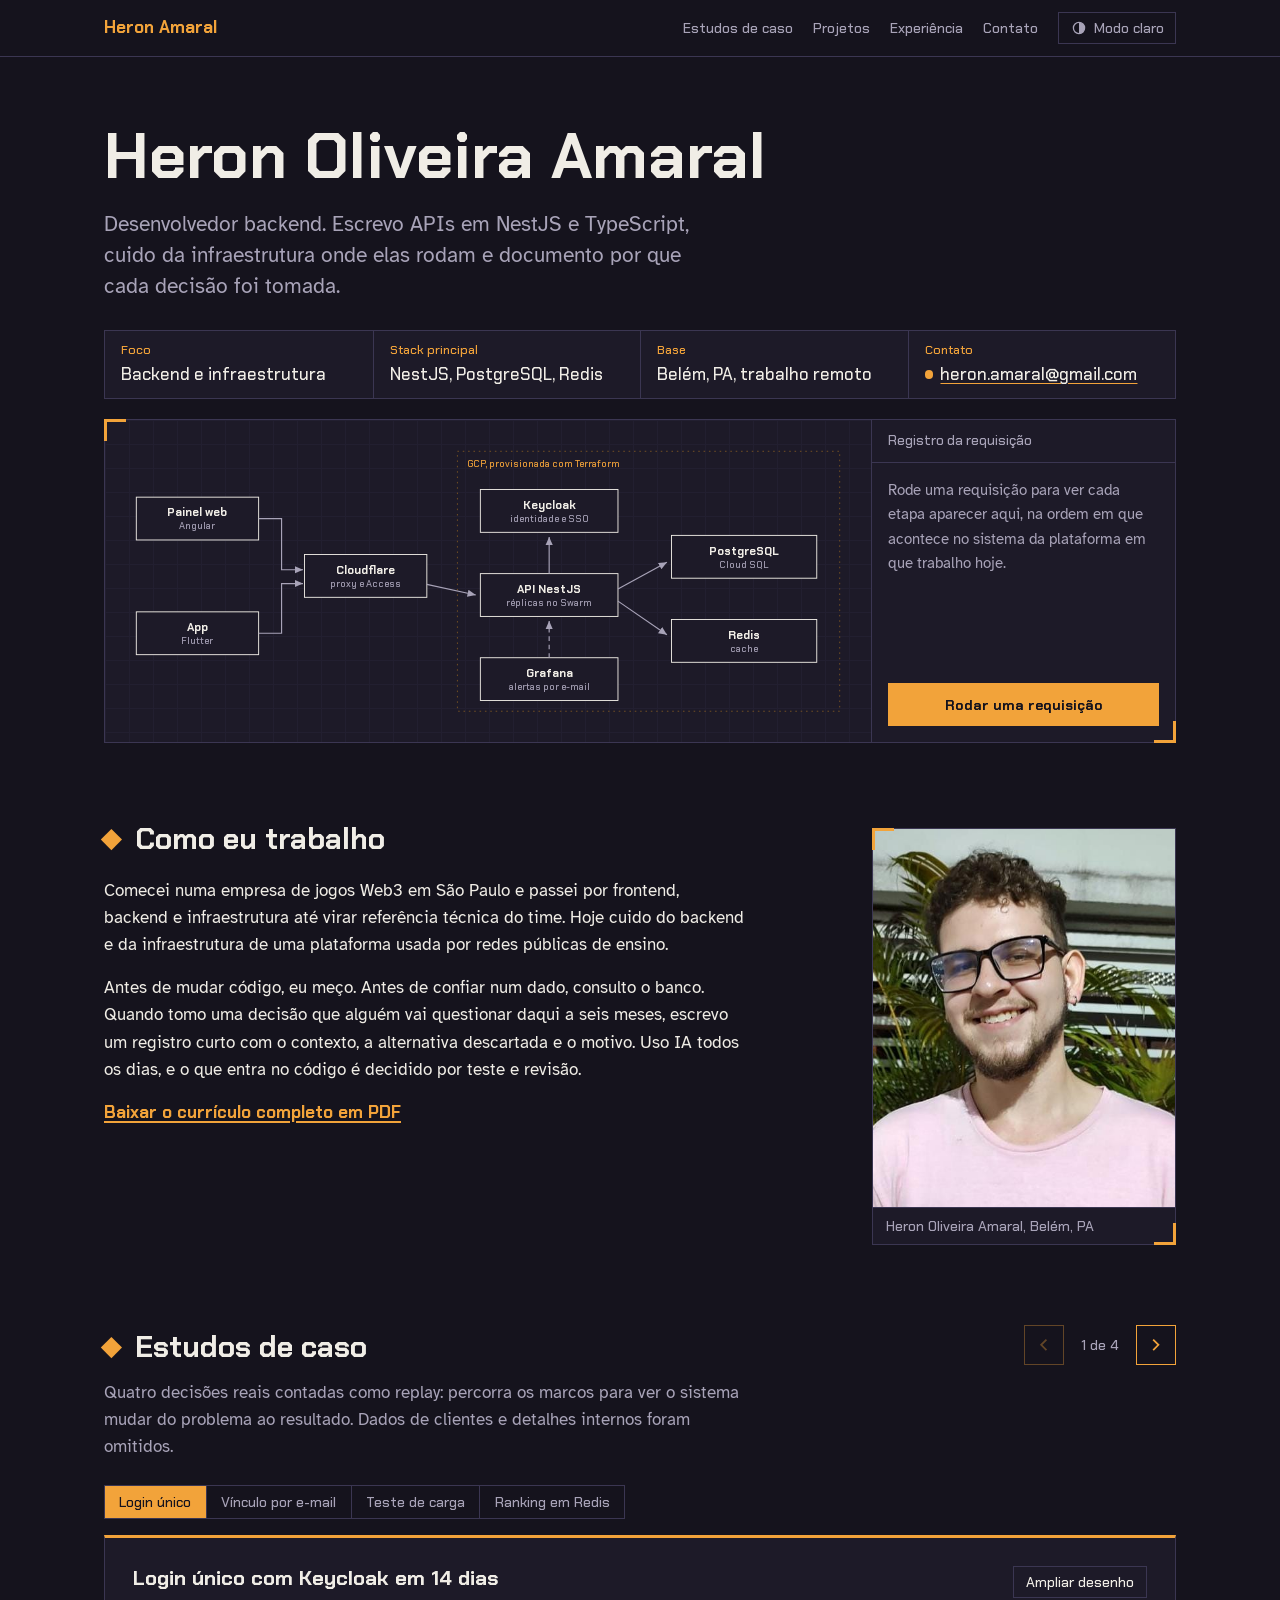
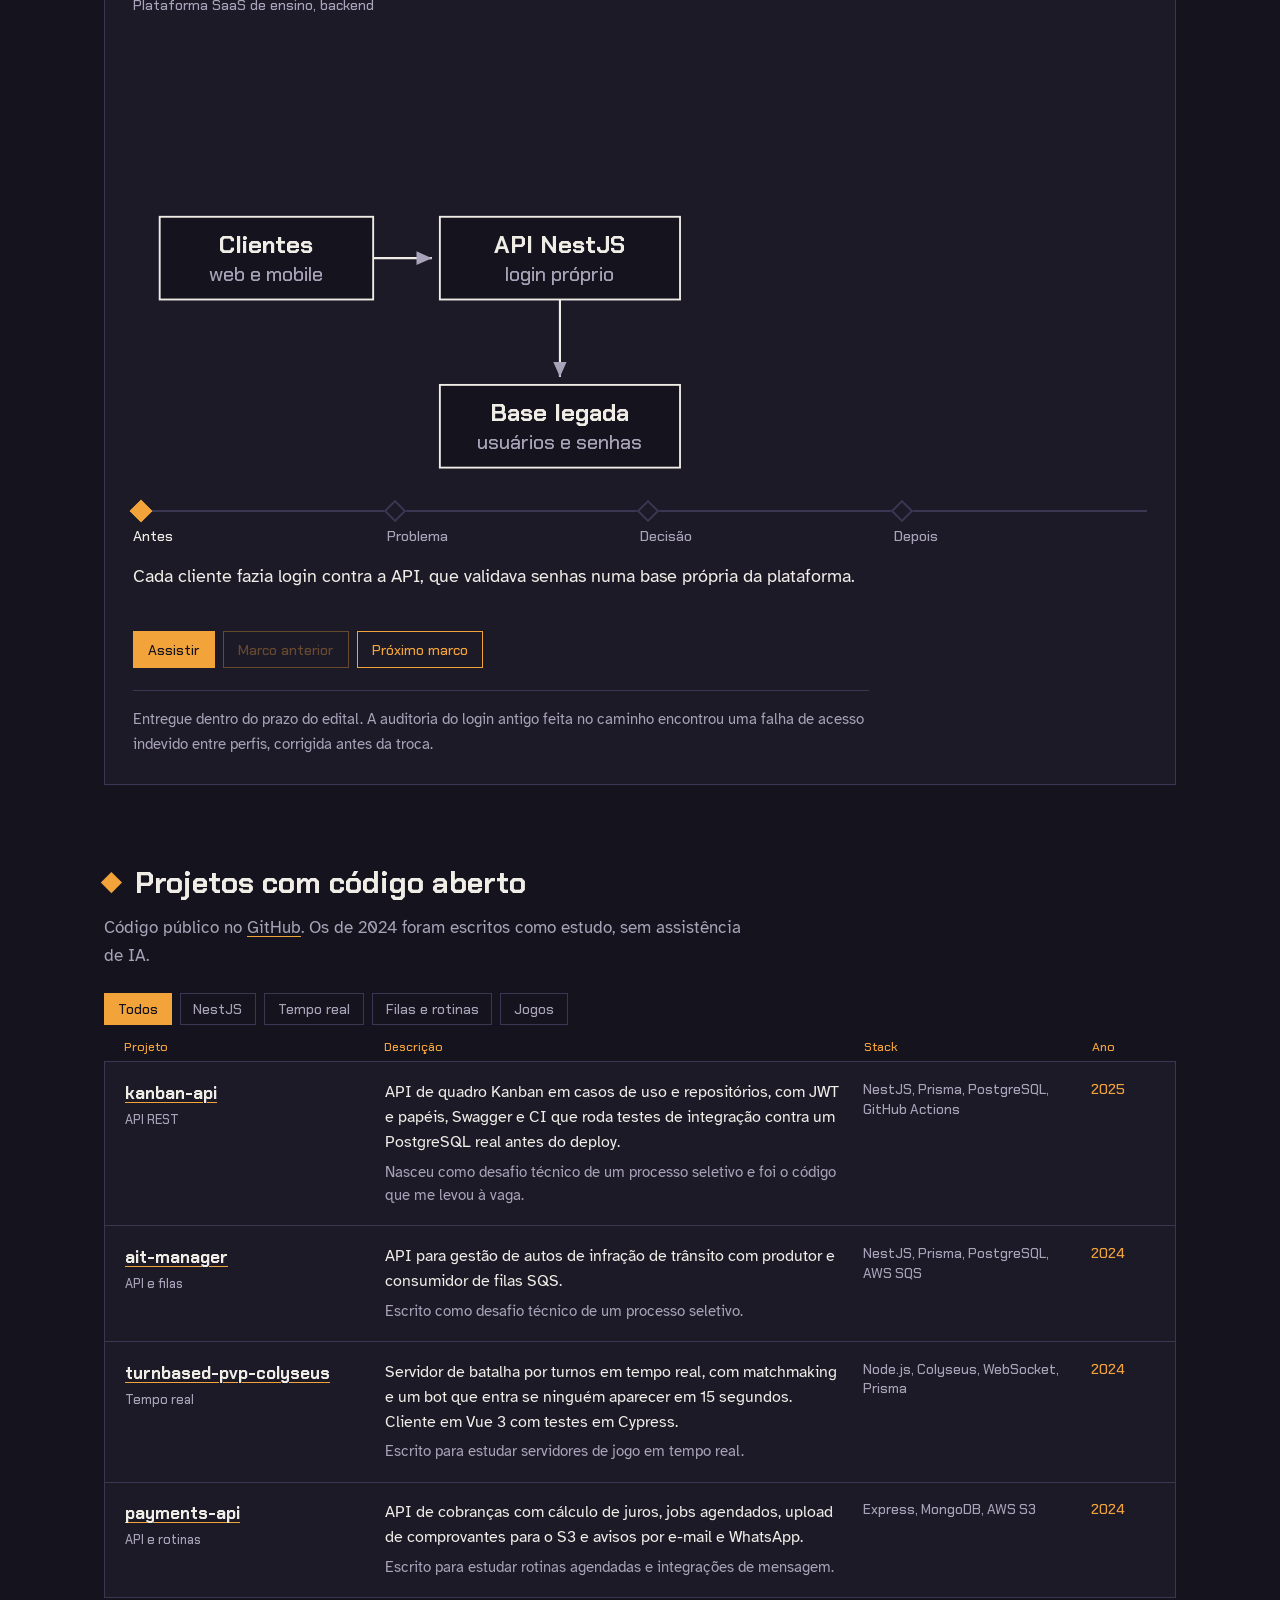
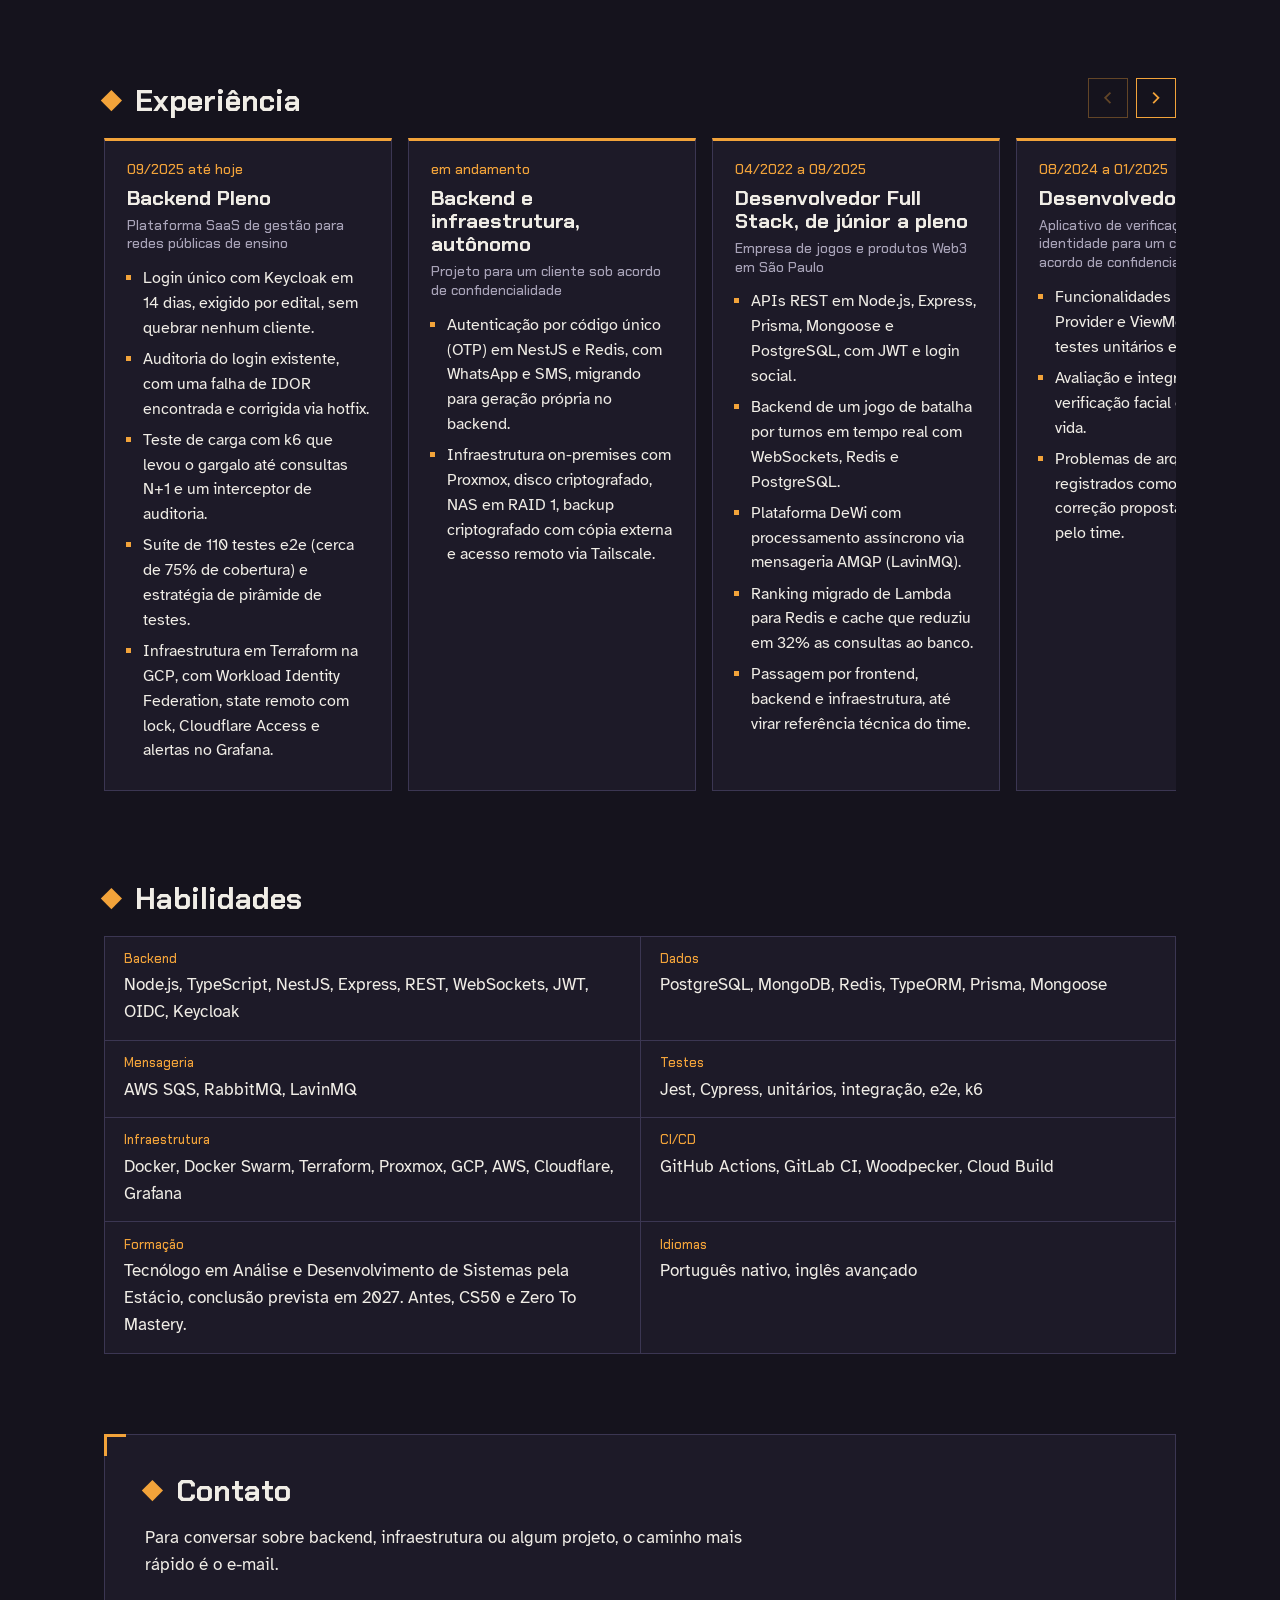
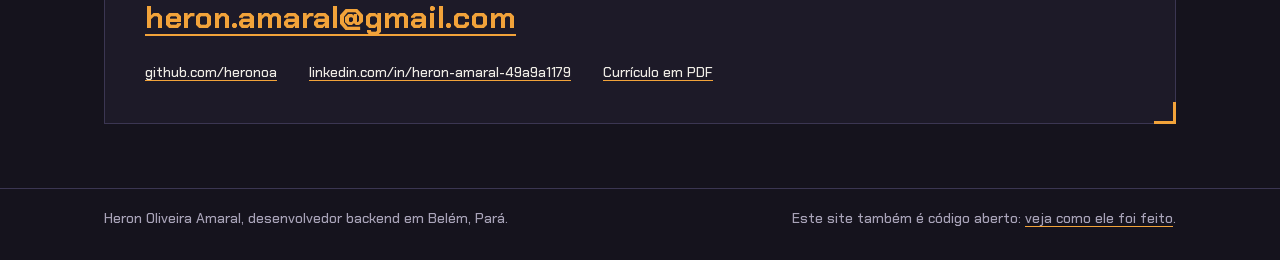
<file: site/index.html>
<!doctype html>
<html lang="pt-BR" data-default-theme="dark">
<head>
  <meta charset="utf-8">
  <meta name="viewport" content="width=device-width, initial-scale=1, viewport-fit=cover">
  <title>Heron Amaral, backend e infraestrutura</title>
  <meta name="description" content="Desenvolvedor backend em Belém. NestJS, TypeScript, PostgreSQL, Redis e infraestrutura como código, com decisões documentadas e medidas.">
  <link rel="canonical" href="https://heronoa.com.br/">
  <meta property="og:type" content="website">
  <meta property="og:url" content="https://heronoa.com.br/">
  <meta property="og:title" content="Heron Amaral, backend e infraestrutura">
  <meta property="og:description" content="NestJS, TypeScript, PostgreSQL e infraestrutura como código. Estudos de caso contados como replays, com os desenhos de arquitetura.">
  <meta property="og:image" content="https://heronoa.com.br/og.png">
  <meta property="og:locale" content="pt_BR">
  <meta name="twitter:card" content="summary_large_image">
  <meta name="theme-color" content="#15131D">
  <link rel="icon" href="favicon.svg" type="image/svg+xml">
  <link rel="apple-touch-icon" href="apple-touch-icon.png">
  <link rel="preload" href="fonts/chakra-petch-latin-700-normal.woff2" as="font" type="font/woff2" crossorigin>
  <link rel="preload" href="fonts/atkinson-hyperlegible-latin-400-normal.woff2" as="font" type="font/woff2" crossorigin>
  <meta name="cf-analytics-token" content="">
  <script src="theme.js"></script>
  <link rel="stylesheet" href="styles.css">
  <script src="site.js" defer></script>
</head>
<body>
<svg class="defs" width="0" height="0" aria-hidden="true" focusable="false"><defs><marker id="mk-ink" viewBox="0 0 10 10" refX="9" refY="5" markerWidth="8" markerHeight="8" orient="auto-start-reverse"><path class="d-head" d="M0,1 L9,5 L0,9 z"/></marker><marker id="mk-red" viewBox="0 0 10 10" refX="9" refY="5" markerWidth="8" markerHeight="8" orient="auto-start-reverse"><path class="d-head-red" d="M0,1 L9,5 L0,9 z"/></marker><marker id="mk-dot" viewBox="0 0 10 10" refX="5" refY="5" markerWidth="6" markerHeight="6"><circle class="d-dot" cx="5" cy="5" r="3.5"/></marker></defs></svg>
<a class="skip" href="#conteudo">Pular para o conteúdo</a>

<nav class="nav" aria-label="Seções">
  <div class="wrap">
    <a class="home" href="#topo">Heron Amaral</a>
    <ul>
      <li><a href="#casos">Estudos de caso</a></li>
      <li><a href="#projetos">Projetos</a></li>
      <li><a href="#experiencia">Experiência</a></li>
      <li><a href="#contato">Contato</a></li>
    </ul>
    <button type="button" class="theme-btn" aria-pressed="true" data-to-dark="Modo escuro" data-to-light="Modo claro">
      <svg viewBox="0 0 20 20" aria-hidden="true"><circle cx="10" cy="10" r="7"/><path d="M10 3a7 7 0 0 1 0 14z"/></svg>
      <span class="theme-label">Modo claro</span>
    </button>
  </div>
</nav>

<main id="conteudo">
  <header class="hero" id="topo">
    <div class="wrap">
      <h1>Heron Oliveira Amaral</h1>
      <p class="lede">Desenvolvedor backend. Escrevo APIs em NestJS e TypeScript, cuido da infraestrutura onde elas rodam e documento por que cada decisão foi tomada.</p>
      <dl class="status">
        <div><dt>Foco</dt><dd>Backend e infraestrutura</dd></div>
        <div><dt>Stack principal</dt><dd>NestJS, PostgreSQL, Redis</dd></div>
        <div><dt>Base</dt><dd>Belém, PA, trabalho remoto</dd></div>
        <div><dt>Contato</dt><dd class="live"><a href="mailto:heron.amaral@gmail.com">heron.amaral@gmail.com</a></dd></div>
      </dl>

      <div class="panel">
        <div class="stage"><svg class="drawing drawing-hero" viewBox="0 0 960 380" role="img" aria-labelledby="t-1 d-1"><title id="t-1">Visão geral da plataforma educacional em que trabalho</title><desc id="d-1">Painel web em Angular e app em Flutter passam pela Cloudflare até a API NestJS em Docker Swarm na GCP, que usa Keycloak, PostgreSQL e Redis, com alertas no Grafana.</desc><g class="d-node" data-node="web"><rect class="d-box" x="20" y="80" width="160" height="56"/><text class="d-t" x="100.0" y="105.0" text-anchor="middle">Painel web</text><text class="d-s" x="100.0" y="122.0" text-anchor="middle">Angular</text></g><g class="d-node" data-node="app"><rect class="d-box" x="20" y="230" width="160" height="56"/><text class="d-t" x="100.0" y="255.0" text-anchor="middle">App</text><text class="d-s" x="100.0" y="272.0" text-anchor="middle">Flutter</text></g><g class="d-node" data-node="cf"><rect class="d-box" x="240" y="155" width="160" height="56"/><text class="d-t" x="320.0" y="180.0" text-anchor="middle">Cloudflare</text><text class="d-s" x="320.0" y="197.0" text-anchor="middle">proxy e Access</text></g><rect class="d-zone" x="440" y="20" width="500" height="340"/><text class="d-zl" x="452" y="40">GCP, provisionada com Terraform</text><g class="d-node" data-node="kc"><rect class="d-box" x="470" y="70" width="180" height="56"/><text class="d-t" x="560.0" y="95.0" text-anchor="middle">Keycloak</text><text class="d-s" x="560.0" y="112.0" text-anchor="middle">identidade e SSO</text></g><g class="d-node" data-node="api"><rect class="d-box" x="470" y="180" width="180" height="56"/><text class="d-t" x="560.0" y="205.0" text-anchor="middle">API NestJS</text><text class="d-s" x="560.0" y="222.0" text-anchor="middle">réplicas no Swarm</text></g><g class="d-node" data-node="graf"><rect class="d-box" x="470" y="290" width="180" height="56"/><text class="d-t" x="560.0" y="315.0" text-anchor="middle">Grafana</text><text class="d-s" x="560.0" y="332.0" text-anchor="middle">alertas por e-mail</text></g><g class="d-node" data-node="pg"><rect class="d-box" x="720" y="130" width="190" height="56"/><text class="d-t" x="815.0" y="155.0" text-anchor="middle">PostgreSQL</text><text class="d-s" x="815.0" y="172.0" text-anchor="middle">Cloud SQL</text></g><g class="d-node" data-node="redis"><rect class="d-box" x="720" y="240" width="190" height="56"/><text class="d-t" x="815.0" y="265.0" text-anchor="middle">Redis</text><text class="d-s" x="815.0" y="282.0" text-anchor="middle">cache</text></g><polyline class="d-arrow" data-edge="web-cf" points="180,108 210,108 210,175 238,175" marker-end="url(#mk-ink)"/><polyline class="d-arrow" data-edge="app-cf" points="180,258 210,258 210,193 238,193" marker-end="url(#mk-ink)"/><polyline class="d-arrow" data-edge="cf-api" points="400,194 464,208" marker-end="url(#mk-ink)"/><polyline class="d-arrow" data-edge="api-kc" points="560,180 560,132" marker-end="url(#mk-ink)"/><polyline class="d-arrow" data-edge="api-pg" points="650,200 714,165" marker-end="url(#mk-ink)"/><polyline class="d-arrow" data-edge="api-redis" points="650,216 714,260" marker-end="url(#mk-ink)"/><polyline class="d-arrow d-dash" data-edge="graf-api" points="560,290 560,242" marker-end="url(#mk-ink)"/><polyline class="d-lead" points="650,82 686,78" marker-start="url(#mk-dot)"/><text class="d-n" x="680" y="72" text-anchor="start">login único entregue em 14 dias</text><polyline class="d-lead" points="500,238 456,299" marker-start="url(#mk-dot)"/><text class="d-n" x="462" y="312" text-anchor="end">110 testes e2e cobrem a API</text></svg><svg class="drawing drawing-hero-m" viewBox="0 0 340 440" role="img" aria-labelledby="t-2 d-2"><title id="t-2">Visão geral da plataforma educacional em que trabalho</title><desc id="d-2">Painel web e app passam pela Cloudflare até a API NestJS na GCP, que usa Keycloak, PostgreSQL e Redis.</desc><g class="d-node" data-node="web"><rect class="d-box" x="15" y="15" width="145" height="52"/><text class="d-t" x="87.5" y="38.0" text-anchor="middle">Painel web</text><text class="d-s" x="87.5" y="55.0" text-anchor="middle">Angular</text></g><g class="d-node" data-node="app"><rect class="d-box" x="180" y="15" width="145" height="52"/><text class="d-t" x="252.5" y="38.0" text-anchor="middle">App</text><text class="d-s" x="252.5" y="55.0" text-anchor="middle">Flutter</text></g><g class="d-node" data-node="cf"><rect class="d-box" x="90" y="110" width="160" height="52"/><text class="d-t" x="170.0" y="133.0" text-anchor="middle">Cloudflare</text><text class="d-s" x="170.0" y="150.0" text-anchor="middle">proxy e Access</text></g><polyline class="d-arrow" data-edge="web-cf" points="87,67 87,88 140,88 140,104" marker-end="url(#mk-ink)"/><polyline class="d-arrow" data-edge="app-cf" points="252,67 252,88 200,88 200,104" marker-end="url(#mk-ink)"/><rect class="d-zone" x="5" y="190" width="330" height="200"/><text class="d-zl" x="17" y="210">GCP, provisionada com Terraform</text><g class="d-node" data-node="api"><rect class="d-box" x="90" y="225" width="160" height="52"/><text class="d-t" x="170.0" y="248.0" text-anchor="middle">API NestJS</text><text class="d-s" x="170.0" y="265.0" text-anchor="middle">réplicas no Swarm</text></g><polyline class="d-arrow" data-edge="cf-api" points="170,162 170,219" marker-end="url(#mk-ink)"/><g class="d-node" data-node="kc"><rect class="d-box" x="12" y="320" width="100" height="52"/><text class="d-t" x="62.0" y="343.0" text-anchor="middle">Keycloak</text><text class="d-s" x="62.0" y="360.0" text-anchor="middle">SSO</text></g><g class="d-node" data-node="pg"><rect class="d-box" x="120" y="320" width="100" height="52"/><text class="d-t" x="170.0" y="343.0" text-anchor="middle">PostgreSQL</text><text class="d-s" x="170.0" y="360.0" text-anchor="middle">Cloud SQL</text></g><g class="d-node" data-node="redis"><rect class="d-box" x="228" y="320" width="100" height="52"/><text class="d-t" x="278.0" y="343.0" text-anchor="middle">Redis</text><text class="d-s" x="278.0" y="360.0" text-anchor="middle">cache</text></g><polyline class="d-arrow" data-edge="api-kc" points="125,277 72,314" marker-end="url(#mk-ink)"/><polyline class="d-arrow" data-edge="api-pg" points="170,277 170,314" marker-end="url(#mk-ink)"/><polyline class="d-arrow" data-edge="api-redis" points="215,277 268,314" marker-end="url(#mk-ink)"/><text class="d-n" x="10" y="414" text-anchor="start">login único entregue em 14 dias</text></svg></div>
        <aside class="log" aria-labelledby="log-t">
          <div class="log-head"><span id="log-t">Registro da requisição</span><span class="log-count"></span></div>
          <ol aria-live="polite"><li class="empty">Rode uma requisição para ver cada etapa aparecer aqui, na ordem em que acontece no sistema da plataforma em que trabalho hoje.</li></ol>
          <button type="button" class="run">Rodar uma requisição</button>
        </aside>
      </div>
    </div>
  </header>

  <section class="section" id="sobre" aria-labelledby="sobre-t">
    <div class="wrap about">
      <div class="about-text">
        <h2 id="sobre-t">Como eu trabalho</h2>
        <p>Comecei numa empresa de jogos Web3 em São Paulo e passei por frontend, backend e infraestrutura até virar referência técnica do time. Hoje cuido do backend e da infraestrutura de uma plataforma usada por redes públicas de ensino.</p>
        <p>Antes de mudar código, eu meço. Antes de confiar num dado, consulto o banco. Quando tomo uma decisão que alguém vai questionar daqui a seis meses, escrevo um registro curto com o contexto, a alternativa descartada e o motivo. Uso IA todos os dias, e o que entra no código é decidido por teste e revisão.</p>
        <p><a class="cta" href="heron-amaral-curriculo.pdf">Baixar o currículo completo em PDF</a></p>
      </div>
      <figure class="portrait">
        <img src="foto.jpeg" alt="Foto de Heron Oliveira Amaral" width="800" height="1000" loading="lazy" decoding="async">
        <figcaption>Heron Oliveira Amaral, Belém, PA</figcaption>
      </figure>
    </div>
  </section>

  <section class="section" id="casos" aria-labelledby="casos-t">
    <div class="wrap">
      <div class="section-head">
        <h2 id="casos-t">Estudos de caso</h2>
        <div class="car-ctrl" data-for="car-casos"><button type="button" class="car-btn" data-dir="-1" aria-label="Caso anterior"><svg viewBox="0 0 20 20" aria-hidden="true"><polyline points="13,4 7,10 13,16"/></svg></button><span class="car-count" aria-live="polite"></span><button type="button" class="car-btn" data-dir="1" aria-label="Próximo caso"><svg viewBox="0 0 20 20" aria-hidden="true"><polyline points="7,4 13,10 7,16"/></svg></button></div>
      </div>
      <p class="intro">Quatro decisões reais contadas como replay: percorra os marcos para ver o sistema mudar do problema ao resultado. Dados de clientes e detalhes internos foram omitidos.</p>
      <ol class="car-tabs" data-for="car-casos" aria-label="Ir para o caso"><li><a href="#caso-sso">Login único</a></li><li><a href="#caso-email">Vínculo por e-mail</a></li><li><a href="#caso-carga">Teste de carga</a></li><li><a href="#caso-ranking">Ranking em Redis</a></li></ol>
      <div class="carousel" id="car-casos" role="region" aria-roledescription="carrossel" aria-label="Estudos de caso" tabindex="0">
      <article class="replay slide" id="caso-sso" aria-roledescription="slide" aria-label="1 de 4">
        <header class="replay-head">
          <div><h3>Login único com Keycloak em 14 dias</h3><p class="meta">Plataforma SaaS de ensino, backend</p></div>
          <button type="button" class="zoom-btn">Ampliar desenho</button>
        </header>
        <figure class="replay-fig"><svg class="replay-svg state-3" viewBox="0 0 760 340" role="img" aria-labelledby="rt-0"><title id="rt-0">Login único com Keycloak: dos logins próprios à fachada com migração no primeiro acesso</title><g class="r-node "><rect class="r-box" x="20" y="140" width="160" height="62"/><text class="r-t" x="100.0" y="167.0" text-anchor="middle">Clientes</text><text class="r-s" x="100.0" y="188.0" text-anchor="middle">web e mobile</text></g><polyline class="r-arrow" points="180,171 224,171" marker-end="url(#mk-ink)"/><g class="r-node n-prob off" data-show="0 1"><rect class="r-box" x="230" y="140" width="180" height="62"/><text class="r-t" x="320.0" y="167.0" text-anchor="middle">API NestJS</text><text class="r-s" x="320.0" y="188.0" text-anchor="middle">login próprio</text></g><g class="r-node " data-show="2 3"><rect class="r-box" x="230" y="140" width="180" height="62"/><text class="r-t" x="320.0" y="167.0" text-anchor="middle">API NestJS</text><text class="r-s" x="320.0" y="188.0" text-anchor="middle">fachada de login</text></g><g class="r-node "><rect class="r-box" x="230" y="266" width="180" height="62"/><text class="r-t" x="320.0" y="293.0" text-anchor="middle">Base legada</text><text class="r-s" x="320.0" y="314.0" text-anchor="middle">usuários e senhas</text></g><polyline class="r-arrow off" data-show="0 1" points="320,202 320,260" marker-end="url(#mk-ink)"/><g class="r-node n-new" data-show="2 3"><rect class="r-box" x="450" y="140" width="170" height="62"/><text class="r-t" x="535.0" y="167.0" text-anchor="middle">Keycloak</text><text class="r-s" x="535.0" y="188.0" text-anchor="middle">intermediador</text></g><polyline class="r-arrow" data-show="2 3" points="410,171 444,171" marker-end="url(#mk-ink)"/><polyline class="r-arrow r-dash" data-show="2 3" points="410,297 535,297 535,208" marker-end="url(#mk-ink)"/><g class="r-node " data-show="3"><rect class="r-box" x="650" y="60" width="100" height="56"/><text class="r-t" x="700.0" y="84.0" text-anchor="middle">Secretaria</text><text class="r-s" x="700.0" y="105.0" text-anchor="middle">realm</text></g><g class="r-node " data-show="3"><rect class="r-box" x="650" y="226" width="100" height="56"/><text class="r-t" x="700.0" y="250.0" text-anchor="middle">Escolas</text><text class="r-s" x="700.0" y="271.0" text-anchor="middle">realm</text></g><polyline class="r-arrow" data-show="3" points="620,160 635,160 635,88 644,88" marker-end="url(#mk-ink)"/><polyline class="r-arrow" data-show="3" points="620,182 635,182 635,254 644,254" marker-end="url(#mk-ink)"/><text class="r-ev off" data-show="1" x="440" y="70" text-anchor="start"><tspan x="440" dy="0">edital: login único em 14 dias,</tspan><tspan x="440" dy="20">sem quebrar nenhum cliente</tspan></text><text class="r-ev off" data-show="2" x="230" y="110" text-anchor="start"><tspan x="230" dy="0">a fachada mantém o contrato dos clientes</tspan></text><text class="r-ev" data-show="3" x="20" y="270" text-anchor="start"><tspan x="20" dy="0">migração no primeiro login,</tspan><tspan x="20" dy="20">sem reset de senha</tspan></text></svg></figure>
        <div class="timeline" role="group" aria-label="Marcos do caso"><span class="fill" aria-hidden="true"></span><div><button type="button" data-step="0">Antes</button></div><div><button type="button" data-step="1">Problema</button></div><div><button type="button" data-step="2">Decisão</button></div><div><button type="button" data-step="3">Depois</button></div></div>
        <ol class="narr-src"><li>Cada cliente fazia login contra a API, que validava senhas numa base própria da plataforma.</li><li>Um edital passou a exigir login único, com 14 dias de prazo e sem poder quebrar os clientes web e mobile já em produção.</li><li>A decisão: colocar o Keycloak como intermediador e manter na API uma fachada com o mesmo contrato de login.</li><li>Secretaria e escolas ficaram em realms separados, e cada usuário migra para o Keycloak no primeiro login, sem reset de senha em massa.</li></ol>
        <p class="narration" aria-live="polite"></p>
        <div class="replay-controls">
          <button type="button" class="play">Assistir</button>
          <button type="button" class="prev">Marco anterior</button>
          <button type="button" class="next">Próximo marco</button>
        </div>
        <p class="summary">Entregue dentro do prazo do edital. A auditoria do login antigo feita no caminho encontrou uma falha de acesso indevido entre perfis, corrigida antes da troca.</p>
      </article>
      <article class="replay slide" id="caso-email" aria-roledescription="slide" aria-label="2 de 4">
        <header class="replay-head">
          <div><h3>Vincular contas por e-mail sem confiar no campo de e-mail</h3><p class="meta">Plataforma SaaS de ensino, backend</p></div>
          <button type="button" class="zoom-btn">Ampliar desenho</button>
        </header>
        <figure class="replay-fig"><svg class="replay-svg state-3" viewBox="0 0 760 340" role="img" aria-labelledby="rt-1"><title id="rt-1">Vínculo de contas por e-mail: da busca ingênua à regra em quatro passos</title><g class="r-node "><rect class="r-box" x="20" y="140" width="160" height="62"/><text class="r-t" x="100.0" y="167.0" text-anchor="middle">E-mail Google</text><text class="r-s" x="100.0" y="188.0" text-anchor="middle">login social</text></g><polyline class="r-arrow" points="180,171 234,171" marker-end="url(#mk-ink)"/><g class="r-node  off" data-show="0 1"><rect class="r-box" x="240" y="140" width="200" height="62"/><text class="r-t" x="340.0" y="167.0" text-anchor="middle">Busca por e-mail</text><text class="r-s" x="340.0" y="188.0" text-anchor="middle">primeiro que bater</text></g><g class="r-node n-new" data-show="2 3"><rect class="r-box" x="240" y="50" width="240" height="170"/><text class="r-t" x="256" y="80">Regra de resolução</text><text class="r-s" x="256" y="112"><tspan class="r-num">1</tspan>  normalizar</text><text class="r-s" x="256" y="140"><tspan class="r-num">2</tspan>  descartar sentinelas</text><text class="r-s" x="256" y="168"><tspan class="r-num">3</tspan>  dono do e-mail</text><text class="r-s" x="256" y="196"><tspan class="r-num">4</tspan>  desempate por contagem</text></g><polyline class="r-arrow off" data-show="0 1" points="440,171 514,171" marker-end="url(#mk-ink)"/><polyline class="r-arrow" data-show="2 3" points="480,135 514,135" marker-end="url(#mk-ink)"/><g class="r-node  off" data-show="0"><rect class="r-box" x="520" y="140" width="210" height="62"/><text class="r-t" x="625.0" y="167.0" text-anchor="middle">Usuário</text><text class="r-s" x="625.0" y="188.0" text-anchor="middle">vinculado</text></g><g class="r-node n-prob off" data-show="1"><rect class="r-box" x="520" y="140" width="210" height="62"/><text class="r-t" x="625.0" y="167.0" text-anchor="middle">Aluno</text><text class="r-s" x="625.0" y="188.0" text-anchor="middle">conta errada</text></g><g class="r-node n-ok" data-show="2 3"><rect class="r-box" x="520" y="104" width="210" height="62"/><text class="r-t" x="625.0" y="131.0" text-anchor="middle">Responsável</text><text class="r-s" x="625.0" y="152.0" text-anchor="middle">a própria conta</text></g><text class="r-ev off" data-show="1" x="240" y="258" text-anchor="start"><tspan x="240" dy="0">o e-mail do responsável estava</tspan><tspan x="240" dy="20">no cadastro do aluno</tspan></text><text class="r-ev off" data-show="2" x="240" y="258" text-anchor="start"><tspan x="240" dy="0">escrita depois de consultar</tspan><tspan x="240" dy="20">os dados reais</tspan></text><text class="r-ev" data-show="3" x="520" y="210" text-anchor="start"><tspan x="520" dy="0">responsável nunca resolve</tspan><tspan x="520" dy="20">para o cadastro de uma criança</tspan></text></svg></figure>
        <div class="timeline" role="group" aria-label="Marcos do caso"><span class="fill" aria-hidden="true"></span><div><button type="button" data-step="0">Antes</button></div><div><button type="button" data-step="1">Problema</button></div><div><button type="button" data-step="2">Decisão</button></div><div><button type="button" data-step="3">Depois</button></div></div>
        <ol class="narr-src"><li>O plano óbvio: quando o login com Google chega, procurar um cadastro com o mesmo e-mail e vincular.</li><li>Os dados reais mostraram o risco: muitos e-mails eram texto de preenchimento, e o e-mail do responsável aparecia no cadastro do aluno.</li><li>A decisão: uma regra em quatro passos, escrita depois de consultar o banco, que prioriza quem tem o e-mail como próprio.</li><li>A conta de um responsável nunca resolve para o cadastro de uma criança, e quem teve o e-mail copiado em várias fichas entra como ele mesmo.</li></ol>
        <p class="narration" aria-live="polite"></p>
        <div class="replay-controls">
          <button type="button" class="play">Assistir</button>
          <button type="button" class="prev">Marco anterior</button>
          <button type="button" class="next">Próximo marco</button>
        </div>
        <p class="summary">A regra normaliza o e-mail, descarta valores de preenchimento, procura quem tem aquele e-mail como próprio e só então desempata por contagem.</p>
      </article>
      <article class="replay slide" id="caso-carga" aria-roledescription="slide" aria-label="3 de 4">
        <header class="replay-head">
          <div><h3>O teste de carga apontou para o código, não para a máquina</h3><p class="meta">Plataforma SaaS de ensino, desempenho</p></div>
          <button type="button" class="zoom-btn">Ampliar desenho</button>
        </header>
        <figure class="replay-fig"><svg class="replay-svg state-3" viewBox="0 0 760 340" role="img" aria-labelledby="rt-2"><title id="rt-2">Teste de carga: da hipótese de falta de máquina aos gargalos no código</title><g class="r-node n-new" data-show="2 3"><rect class="r-box" x="20" y="140" width="140" height="62"/><text class="r-t" x="90.0" y="167.0" text-anchor="middle">k6</text><text class="r-s" x="90.0" y="188.0" text-anchor="middle">rampa de usuários</text></g><polyline class="r-arrow" data-show="2 3" points="160,171 204,171" marker-end="url(#mk-ink)"/><g class="r-node n-hot"><rect class="r-box" x="210" y="140" width="160" height="62"/><text class="r-t" x="290.0" y="177.0" text-anchor="middle">API NestJS</text></g><g class="r-node n-hot"><rect class="r-box" x="405" y="140" width="165" height="62"/><text class="r-t" x="487.5" y="167.0" text-anchor="middle">Interceptor</text><text class="r-s" x="487.5" y="188.0" text-anchor="middle">auditoria</text></g><g class="r-node n-hot"><rect class="r-box" x="605" y="140" width="145" height="62"/><text class="r-t" x="677.5" y="177.0" text-anchor="middle">PostgreSQL</text></g><polyline class="r-arrow" points="370,171 399,171" marker-end="url(#mk-ink)"/><polyline class="r-arrow" points="570,171 599,171" marker-end="url(#mk-ink)"/><text class="r-ev off" data-show="1" x="210" y="100" text-anchor="start"><tspan x="210" dy="0">pedido no ar: mais máquina</tspan></text><text class="r-ev" data-show="3" x="405" y="100" text-anchor="start"><tspan x="405" dy="0">custo extra em toda requisição</tspan></text><text class="r-ev" data-show="3" x="210" y="240" text-anchor="start"><tspan x="210" dy="0">saturação de CPU cedo</tspan></text><text class="r-ev" data-show="3" x="750" y="240" text-anchor="end"><tspan x="750" dy="0">consultas N+1</tspan></text></svg></figure>
        <div class="timeline" role="group" aria-label="Marcos do caso"><span class="fill" aria-hidden="true"></span><div><button type="button" data-step="0">Antes</button></div><div><button type="button" data-step="1">Problema</button></div><div><button type="button" data-step="2">Decisão</button></div><div><button type="button" data-step="3">Depois</button></div></div>
        <ol class="narr-src"><li>A plataforma atendia as redes de ensino com uma API NestJS, um interceptor de auditoria e o PostgreSQL.</li><li>A sensação no time era de que faltava máquina, mas ninguém sabia em que carga o sistema começava a degradar.</li><li>A decisão: medir antes de escalar, com um teste de carga em k6 contra produção, numa janela controlada.</li><li>A saturação apareceu cedo e as causas estavam no código: consultas N+1 e um interceptor caro em toda requisição.</li></ol>
        <p class="narration" aria-live="polite"></p>
        <div class="replay-controls">
          <button type="button" class="play">Assistir</button>
          <button type="button" class="prev">Marco anterior</button>
          <button type="button" class="next">Próximo marco</button>
        </div>
        <p class="summary">O relatório virou um plano de correção priorizado em vez de um pedido de orçamento para mais máquina.</p>
      </article>
      <article class="replay slide" id="caso-ranking" aria-roledescription="slide" aria-label="4 de 4">
        <header class="replay-head">
          <div><h3>Ranking de jogo: de Lambda para Redis</h3><p class="meta">Empresa de jogos Web3, backend</p></div>
          <button type="button" class="zoom-btn">Ampliar desenho</button>
        </header>
        <figure class="replay-fig"><svg class="replay-svg state-3" viewBox="0 0 760 340" role="img" aria-labelledby="rt-3"><title id="rt-3">Ranking do jogo: do recálculo em Lambda ao sorted set no Redis</title><g class="r-node "><rect class="r-box" x="20" y="140" width="150" height="62"/><text class="r-t" x="95.0" y="167.0" text-anchor="middle">Pontuação</text><text class="r-s" x="95.0" y="188.0" text-anchor="middle">fim da partida</text></g><g class="r-node n-prob off" data-show="0 1 2" data-dim="2"><rect class="r-box" x="290" y="40" width="190" height="62"/><text class="r-t" x="385.0" y="67.0" text-anchor="middle">AWS Lambda</text><text class="r-s" x="385.0" y="88.0" text-anchor="middle">recalcula tudo</text></g><g class="r-node  off" data-show="0 1 2" data-dim="2"><rect class="r-box" x="590" y="40" width="150" height="62"/><text class="r-t" x="665.0" y="77.0" text-anchor="middle">Banco</text></g><g class="r-node "><rect class="r-box" x="590" y="236" width="150" height="62"/><text class="r-t" x="665.0" y="263.0" text-anchor="middle">Ranking</text><text class="r-s" x="665.0" y="284.0" text-anchor="middle">lido pelo jogo</text></g><g class="r-node n-new" data-show="2 3"><rect class="r-box" x="290" y="236" width="190" height="62"/><text class="r-t" x="385.0" y="263.0" text-anchor="middle">Redis</text><text class="r-s" x="385.0" y="284.0" text-anchor="middle">sorted set</text></g><polyline class="r-arrow off" data-show="0 1 2" data-dim="2" points="170,160 230,160 230,71 284,71" marker-end="url(#mk-ink)"/><polyline class="r-arrow off" data-show="0 1 2" data-dim="2" points="480,71 584,71" marker-end="url(#mk-ink)"/><polyline class="r-arrow off" data-show="0 1" points="665,102 665,230" marker-end="url(#mk-ink)"/><polyline class="r-arrow" data-show="2 3" points="170,182 230,182 230,267 284,267" marker-end="url(#mk-ink)"/><polyline class="r-arrow" data-show="3" points="480,267 584,267" marker-end="url(#mk-ink)"/><text class="r-ev off" data-show="1" x="300" y="140" text-anchor="start"><tspan x="300" dy="0">a cada partida, o ranking</tspan><tspan x="300" dy="20">inteiro é recalculado</tspan></text><text class="r-ev off" data-show="2" x="300" y="140" text-anchor="start"><tspan x="300" dy="0">a ordem é mantida</tspan><tspan x="300" dy="20">a cada pontuação nova</tspan></text><text class="r-ev" data-show="3" x="300" y="140" text-anchor="start"><tspan x="300" dy="0">leitura direta do topo,</tspan><tspan x="300" dy="20">cerca de US$ 300 a menos por mês</tspan></text></svg></figure>
        <div class="timeline" role="group" aria-label="Marcos do caso"><span class="fill" aria-hidden="true"></span><div><button type="button" data-step="0">Antes</button></div><div><button type="button" data-step="1">Problema</button></div><div><button type="button" data-step="2">Decisão</button></div><div><button type="button" data-step="3">Depois</button></div></div>
        <ol class="narr-src"><li>Cada pontuação disparava uma função Lambda que recalculava o ranking inteiro a partir do banco.</li><li>O custo crescia junto com o número de jogadores: mais partidas, mais recálculos completos.</li><li>A decisão: trocar o recálculo por sorted sets no Redis, que mantêm a ordem a cada pontuação nova.</li><li>O ranking passou a ser lido direto do Redis, atualizado na hora, com cerca de US$ 300 a menos por mês.</li></ol>
        <p class="narration" aria-live="polite"></p>
        <div class="replay-controls">
          <button type="button" class="play">Assistir</button>
          <button type="button" class="prev">Marco anterior</button>
          <button type="button" class="next">Próximo marco</button>
        </div>
        <p class="summary">Cada pontuação entra no sorted set e o topo do ranking é lido direto, sem recálculo.</p>
      </article>
      </div>
    </div>
  </section>

  <section class="section" id="projetos" aria-labelledby="projetos-t">
    <div class="wrap">
      <h2 id="projetos-t">Projetos com código aberto</h2>
      <p class="intro">Código público no <a href="https://github.com/heronoa" target="_blank" rel="noopener noreferrer">GitHub</a>. Os de 2024 foram escritos como estudo, sem assistência de IA.</p>
      <ul class="filters" aria-label="Filtrar projetos"><li><button type="button" data-filter="todos" aria-pressed="true">Todos</button></li><li><button type="button" data-filter="nestjs" aria-pressed="false">NestJS</button></li><li><button type="button" data-filter="tempo-real" aria-pressed="false">Tempo real</button></li><li><button type="button" data-filter="filas" aria-pressed="false">Filas e rotinas</button></li><li><button type="button" data-filter="jogos" aria-pressed="false">Jogos</button></li></ul>
      <div class="servers-head" aria-hidden="true"><span>Projeto</span><span>Descrição</span><span>Stack</span><span>Ano</span></div>
      <ul class="servers">
        <li class="server" data-tags="nestjs testes">
          <div class="s-name"><a href="https://github.com/heronoa/kanban-api" target="_blank" rel="noopener noreferrer">kanban-api</a><span class="s-kind">API REST</span></div>
          <p class="s-desc">API de quadro Kanban em casos de uso e repositórios, com JWT e papéis, Swagger e CI que roda testes de integração contra um PostgreSQL real antes do deploy. <span class="s-origin">Nasceu como desafio técnico de um processo seletivo e foi o código que me levou à vaga.</span></p>
          <p class="s-stack">NestJS, Prisma, PostgreSQL, GitHub Actions</p>
          <p class="s-year">2025</p>
        </li>
        <li class="server" data-tags="nestjs filas">
          <div class="s-name"><a href="https://github.com/heronoa/ait-manager" target="_blank" rel="noopener noreferrer">ait-manager</a><span class="s-kind">API e filas</span></div>
          <p class="s-desc">API para gestão de autos de infração de trânsito com produtor e consumidor de filas SQS. <span class="s-origin">Escrito como desafio técnico de um processo seletivo.</span></p>
          <p class="s-stack">NestJS, Prisma, PostgreSQL, AWS SQS</p>
          <p class="s-year">2024</p>
        </li>
        <li class="server" data-tags="tempo-real jogos">
          <div class="s-name"><a href="https://github.com/heronoa/turnbased-pvp-colyseus" target="_blank" rel="noopener noreferrer">turnbased-pvp-colyseus</a><span class="s-kind">Tempo real</span></div>
          <p class="s-desc">Servidor de batalha por turnos em tempo real, com matchmaking e um bot que entra se ninguém aparecer em 15 segundos. Cliente em Vue 3 com testes em Cypress. <span class="s-origin">Escrito para estudar servidores de jogo em tempo real.</span></p>
          <p class="s-stack">Node.js, Colyseus, WebSocket, Prisma</p>
          <p class="s-year">2024</p>
        </li>
        <li class="server" data-tags="filas">
          <div class="s-name"><a href="https://github.com/heronoa/payments-api" target="_blank" rel="noopener noreferrer">payments-api</a><span class="s-kind">API e rotinas</span></div>
          <p class="s-desc">API de cobranças com cálculo de juros, jobs agendados, upload de comprovantes para o S3 e avisos por e-mail e WhatsApp. <span class="s-origin">Escrito para estudar rotinas agendadas e integrações de mensagem.</span></p>
          <p class="s-stack">Express, MongoDB, AWS S3</p>
          <p class="s-year">2024</p>
        </li>
      </ul>
      <p class="servers-empty" hidden>Nenhum projeto com esse filtro.</p>
    </div>
  </section>

  <section class="section" id="experiencia" aria-labelledby="experiencia-t">
    <div class="wrap">
      <div class="section-head">
        <h2 id="experiencia-t">Experiência</h2>
        <div class="car-ctrl" data-for="strip-exp"><button type="button" class="car-btn" data-dir="-1" aria-label="Período anterior"><svg viewBox="0 0 20 20" aria-hidden="true"><polyline points="13,4 7,10 13,16"/></svg></button><button type="button" class="car-btn" data-dir="1" aria-label="Próximo período"><svg viewBox="0 0 20 20" aria-hidden="true"><polyline points="7,4 13,10 7,16"/></svg></button></div>
      </div>
      <ol class="strip seasons" id="strip-exp" role="region" aria-label="Experiência, do mais recente ao mais antigo" tabindex="0">
        <li class="season">
          <p class="when">09/2025 até hoje</p>
          <h3>Backend Pleno</h3>
          <p class="org">Plataforma SaaS de gestão para redes públicas de ensino</p>
          <ul><li>Login único com Keycloak em 14 dias, exigido por edital, sem quebrar nenhum cliente.</li><li>Auditoria do login existente, com uma falha de IDOR encontrada e corrigida via hotfix.</li><li>Teste de carga com k6 que levou o gargalo até consultas N+1 e um interceptor de auditoria.</li><li>Suíte de 110 testes e2e (cerca de 75% de cobertura) e estratégia de pirâmide de testes.</li><li>Infraestrutura em Terraform na GCP, com Workload Identity Federation, state remoto com lock, Cloudflare Access e alertas no Grafana.</li></ul>
        </li>
        <li class="season">
          <p class="when">em andamento</p>
          <h3>Backend e infraestrutura, autônomo</h3>
          <p class="org">Projeto para um cliente sob acordo de confidencialidade</p>
          <ul><li>Autenticação por código único (OTP) em NestJS e Redis, com WhatsApp e SMS, migrando para geração própria no backend.</li><li>Infraestrutura on-premises com Proxmox, disco criptografado, NAS em RAID 1, backup criptografado com cópia externa e acesso remoto via Tailscale.</li></ul>
        </li>
        <li class="season">
          <p class="when">04/2022 a 09/2025</p>
          <h3>Desenvolvedor Full Stack, de júnior a pleno</h3>
          <p class="org">Empresa de jogos e produtos Web3 em São Paulo</p>
          <ul><li>APIs REST em Node.js, Express, Prisma, Mongoose e PostgreSQL, com JWT e login social.</li><li>Backend de um jogo de batalha por turnos em tempo real com WebSockets, Redis e PostgreSQL.</li><li>Plataforma DeWi com processamento assíncrono via mensageria AMQP (LavinMQ).</li><li>Ranking migrado de Lambda para Redis e cache que reduziu em 32% as consultas ao banco.</li><li>Passagem por frontend, backend e infraestrutura, até virar referência técnica do time.</li></ul>
        </li>
        <li class="season">
          <p class="when">08/2024 a 01/2025</p>
          <h3>Desenvolvedor Flutter</h3>
          <p class="org">Aplicativo de verificação de identidade para um cliente sob acordo de confidencialidade</p>
          <ul><li>Funcionalidades mobile com Provider e ViewModel, com testes unitários e de widget.</li><li>Avaliação e integração de verificação facial e prova de vida.</li><li>Problemas de arquitetura registrados como ADRs; a correção proposta foi adotada pelo time.</li></ul>
        </li>
      </ol>
    </div>
  </section>

  <section class="section" id="habilidades" aria-labelledby="habilidades-t">
    <div class="wrap">
      <h2 id="habilidades-t">Habilidades</h2>
      <dl class="skills">
        <div><dt>Backend</dt><dd>Node.js, TypeScript, NestJS, Express, REST, WebSockets, JWT, OIDC, Keycloak</dd></div>
        <div><dt>Dados</dt><dd>PostgreSQL, MongoDB, Redis, TypeORM, Prisma, Mongoose</dd></div>
        <div><dt>Mensageria</dt><dd>AWS SQS, RabbitMQ, LavinMQ</dd></div>
        <div><dt>Testes</dt><dd>Jest, Cypress, unitários, integração, e2e, k6</dd></div>
        <div><dt>Infraestrutura</dt><dd>Docker, Docker Swarm, Terraform, Proxmox, GCP, AWS, Cloudflare, Grafana</dd></div>
        <div><dt>CI/CD</dt><dd>GitHub Actions, GitLab CI, Woodpecker, Cloud Build</dd></div>
        <div><dt>Formação</dt><dd>Tecnólogo em Análise e Desenvolvimento de Sistemas pela Estácio, conclusão prevista em 2027. Antes, CS50 e Zero To Mastery.</dd></div>
        <div><dt>Idiomas</dt><dd>Português nativo, inglês avançado</dd></div>
      </dl>
    </div>
  </section>

  <section class="section contact" id="contato" aria-labelledby="contato-t">
    <div class="wrap">
      <div class="contact-box">
        <h2 id="contato-t">Contato</h2>
        <p>Para conversar sobre backend, infraestrutura ou algum projeto, o caminho mais rápido é o e-mail.</p>
        <p><a class="cta cta-big" href="mailto:heron.amaral@gmail.com">heron.amaral@gmail.com</a></p>
        <ul class="links">
          <li><a href="https://github.com/heronoa" target="_blank" rel="noopener noreferrer">github.com/heronoa</a></li>
          <li><a href="https://www.linkedin.com/in/heron-amaral-49a9a1179" target="_blank" rel="noopener noreferrer">linkedin.com/in/heron-amaral-49a9a1179</a></li>
          <li><a href="heron-amaral-curriculo.pdf">Currículo em PDF</a></li>
        </ul>
      </div>
    </div>
  </section>
</main>

<dialog class="zoom" aria-labelledby="zoom-title">
  <div class="zoom-bar">
    <p id="zoom-title" class="zoom-title"></p>
    <div class="zoom-actions">
      <button type="button" data-zoom="-1" aria-label="Diminuir">−</button>
      <button type="button" data-zoom="1" aria-label="Aumentar">+</button>
      <button type="button" class="zoom-close">Fechar</button>
    </div>
  </div>
  <div class="zoom-body"></div>
</dialog>

<footer class="footer">
  <div class="wrap">
    <p>Heron Oliveira Amaral, desenvolvedor backend em Belém, Pará.</p>
    <p>Este site também é código aberto: <a href="https://github.com/heronoa/heron-portfolio" target="_blank" rel="noopener noreferrer">veja como ele foi feito</a>.</p>
  </div>
</footer>
</body>
</html>
</file>
<file: site/styles.css>
/* Heron Amaral, portfólio. Design system "arena": tokens e regras em DESIGN-SYSTEM.md. */

@font-face { font-family: "Chakra Petch"; src: url("fonts/chakra-petch-latin-500-normal.woff2") format("woff2"); font-weight: 500; font-display: swap; }
@font-face { font-family: "Chakra Petch"; src: url("fonts/chakra-petch-latin-700-normal.woff2") format("woff2"); font-weight: 700; font-display: swap; }
@font-face { font-family: "Atkinson Hyperlegible"; src: url("fonts/atkinson-hyperlegible-latin-400-normal.woff2") format("woff2"); font-weight: 400; font-display: swap; }
@font-face { font-family: "Atkinson Hyperlegible"; src: url("fonts/atkinson-hyperlegible-latin-700-normal.woff2") format("woff2"); font-weight: 700; font-display: swap; }

:root {
  --paper: #15131D;
  --sheet: #1D1A28;
  --raise: #252236;
  --ink: #F0EDE6;
  --muted: #A8A3B8;
  --line: #3B3652;
  --grid: #221F30;
  --accent: #F2A33A;
  --accent-dim: #7A5524;
  --on-accent: #15131D;

  --tech: "Chakra Petch", "Segoe UI", "Helvetica Neue", Arial, sans-serif;
  --text: "Atkinson Hyperlegible", "Segoe UI", Arial, sans-serif;

  --step--1: 0.875rem;
  --step-0: 1.0625rem;
  --step-1: 1.3rem;
  --step-2: 1.85rem;
  --step-3: clamp(2.4rem, 6vw, 4rem);
  --wrap: 72rem;
  --prose: 40rem;
  --gutter: clamp(1.1rem, 4vw, 2.5rem);

  color-scheme: dark;
  box-sizing: border-box;
  padding-top: env(safe-area-inset-top, 0px);
  padding-bottom: env(safe-area-inset-bottom, 0px);
}
:root[data-theme="light"] {
  --paper: #EEEDF2;
  --sheet: #FFFFFF;
  --raise: #F5F4F8;
  --ink: #1B1826;
  --muted: #5C5870;
  --line: #CBC8D8;
  --grid: #E6E4EE;
  --accent: #A65E00;
  --accent-dim: #D9B88C;
  --on-accent: #FFFFFF;
  color-scheme: light;
}

*, *::before, *::after { box-sizing: inherit; }
html { background: var(--paper); scroll-padding-top: 4.5rem; -webkit-text-size-adjust: 100%; }
@media (prefers-reduced-motion: no-preference) { html { scroll-behavior: smooth; } }
body { margin: 0; background: var(--paper); color: var(--ink); font: var(--step-0)/1.6 var(--text); }
.defs { position: absolute; width: 0; height: 0; overflow: hidden; }
a { color: inherit; text-decoration-color: var(--accent); text-decoration-thickness: 1px; text-underline-offset: .2em; }
a:hover { color: var(--accent); }
:focus-visible { outline: 2px solid var(--accent); outline-offset: 3px; }
.skip { position: absolute; left: -999px; top: 0; background: var(--sheet); padding: .5rem 1rem; font-family: var(--tech); }
.skip:focus { left: 1rem; z-index: 10; }
.wrap { max-width: var(--wrap); margin: 0 auto; padding: 0 var(--gutter); }
h1, h2, h3 { font-family: var(--tech); font-weight: 700; line-height: 1.12; margin: 0; }
h2 { font-size: var(--step-2); }
h2::before { content: ""; display: inline-block; width: .5em; height: .5em; background: var(--accent); margin-right: .55em; transform: translateY(-.1em) rotate(45deg); }
p { margin: 0 0 1rem; max-width: var(--prose); }
button { font-family: var(--tech); }

/* botões */
.btn, .car-btn, .replay-controls button, .zoom-actions button, .filters button, .run {
  font: 500 var(--step--1)/1 var(--tech); cursor: pointer;
  border: 1.5px solid var(--accent); background: transparent; color: var(--accent);
}
.car-btn:hover:not([disabled]), .replay-controls button:hover:not([disabled]), .zoom-actions button:hover, .filters button:hover { background: var(--accent); color: var(--on-accent); }
[disabled] { opacity: .35; cursor: default !important; }
.cta { font-family: var(--tech); font-weight: 700; color: var(--accent); text-decoration-thickness: 2px; }

/* navegação */
.nav { position: sticky; top: env(safe-area-inset-top, 0px); z-index: 5; background: var(--paper); border-bottom: 1px solid var(--line); }
.nav .wrap { display: flex; align-items: center; gap: 1.25rem; min-height: 3.5rem; overflow-x: auto; }
.nav .home { font-family: var(--tech); font-weight: 700; color: var(--accent); text-decoration: none; white-space: nowrap; }
.nav ul { display: flex; gap: 1.25rem; list-style: none; margin: 0 0 0 auto; padding: 0; }
.nav ul a { font: 500 var(--step--1)/1 var(--tech); color: var(--muted); text-decoration: none; white-space: nowrap; }
.nav ul a:hover { color: var(--ink); }
.theme-btn { position: relative; display: none; align-items: center; gap: .45rem; flex: none; border: 1px solid var(--line); background: transparent; color: var(--muted); font: 500 var(--step--1)/1 var(--tech); padding: .45rem .7rem; cursor: pointer; }
.js .theme-btn { display: inline-flex; }
.theme-btn:hover { color: var(--ink); border-color: var(--ink); }
.theme-btn svg { width: 1rem; height: 1rem; }
.theme-btn circle { fill: none; stroke: currentColor; stroke-width: 1.6; }
.theme-btn path { fill: currentColor; }
@media (max-width: 40rem) {
  .nav .home { display: none; }
  .nav ul { margin-left: 0; gap: 1rem; }
  .theme-label { position: absolute; left: 0; top: 0; width: 1px; height: 1px; overflow: hidden; clip: rect(0 0 0 0); white-space: nowrap; }
}

/* topo */
.hero { padding: clamp(2.5rem, 7vw, 4rem) 0 0; }
.hero h1 { font-size: var(--step-3); }
.lede { font-size: var(--step-1); line-height: 1.5; color: var(--muted); max-width: 38rem; margin-top: 1rem; }
.status { display: grid; grid-template-columns: repeat(4, minmax(0, 1fr)); margin: 1.75rem 0 0; border: 1px solid var(--line); background: var(--sheet); }
.status div { padding: .75rem 1rem; border-left: 1px solid var(--line); min-width: 0; }
.status div:first-child { border-left: 0; }
.status dt { font: 500 .78rem/1.2 var(--tech); color: var(--accent); }
.status dd { margin: .3rem 0 0; font: 500 var(--step-0)/1.35 var(--tech); overflow-wrap: anywhere; }
.status .live::before { content: ""; display: inline-block; width: .55rem; height: .55rem; border-radius: 50%; background: var(--accent); margin-right: .45rem; vertical-align: .05em; }
@media (max-width: 56rem) { .status { grid-template-columns: repeat(2, minmax(0, 1fr)); } .status div:nth-child(3) { border-left: 0; } .status div:nth-child(n+3) { border-top: 1px solid var(--line); } }
@media (max-width: 34rem) { .status { grid-template-columns: minmax(0, 1fr); } .status div { border-left: 0; border-top: 1px solid var(--line); } .status div:first-child { border-top: 0; } }

/* cantoneiras */
.panel, .portrait, .contact-box { position: relative; }
.panel::before, .panel::after, .portrait::before, .portrait::after, .contact-box::before, .contact-box::after {
  content: ""; position: absolute; width: 22px; height: 22px; border: 0 solid var(--accent); pointer-events: none;
}
.panel::before, .portrait::before, .contact-box::before { top: -1px; left: -1px; border-top-width: 3px; border-left-width: 3px; }
.panel::after, .portrait::after, .contact-box::after { bottom: -1px; right: -1px; border-bottom-width: 3px; border-right-width: 3px; }

/* painel ao vivo */
.panel { margin-top: 1.25rem; border: 1px solid var(--line); background: var(--sheet); display: grid; grid-template-columns: minmax(0, 1fr) 19rem; }
.stage { padding: 1rem; min-width: 0; background-image: linear-gradient(var(--grid) 1px, transparent 1px), linear-gradient(90deg, var(--grid) 1px, transparent 1px); background-size: 24px 24px; }
.log { border-left: 1px solid var(--line); display: flex; flex-direction: column; min-height: 20rem; }
.log-head { display: flex; justify-content: space-between; gap: .5rem; padding: .8rem 1rem; border-bottom: 1px solid var(--line); font: 500 .85rem/1.2 var(--tech); color: var(--muted); }
.log ol { list-style: none; margin: 0; padding: .6rem 1rem; flex: 1; overflow: auto; max-height: 24rem; font-size: .95rem; }
.log li { display: grid; grid-template-columns: 1.6rem minmax(0, 1fr); gap: .4rem; padding: .35rem 0; border-bottom: 1px dashed var(--line); }
.log li span { font-family: var(--tech); color: var(--accent); }
.log li.empty { display: block; border: 0; color: var(--muted); }
.run { display: none; margin: 1rem; padding: .85rem 1rem; font-weight: 700; background: var(--accent); color: var(--on-accent); border-color: var(--accent); }
.js .run { display: block; }
@media (max-width: 52rem) { .panel { grid-template-columns: minmax(0, 1fr); } .log { border-left: 0; border-top: 1px solid var(--line); min-height: 0; } }

.drawing { display: block; width: 100%; height: auto; font-family: var(--tech); }
.drawing-hero-m { display: none; max-width: 26rem; margin: 0 auto; }
@media (max-width: 40rem) { .drawing-hero { display: none; } .drawing-hero-m { display: block; } }
.d-box { fill: var(--sheet); stroke: var(--ink); stroke-width: 1.2; transition: stroke .25s, fill .25s; }
.d-dash { stroke-dasharray: 6 5; }
.d-t { fill: var(--ink); font-size: 15px; font-weight: 700; }
.d-s { fill: var(--muted); font-size: 12.5px; }
.d-arrow { fill: none; stroke: var(--muted); stroke-width: 1.5; transition: stroke .25s; }
.d-head { fill: var(--muted); }
.d-head-red { fill: var(--accent); }
.d-zone { fill: none; stroke: var(--accent-dim); stroke-width: 1.2; stroke-dasharray: 2 5; }
.d-zl { fill: var(--accent); font-size: 12.5px; }
.d-n, .d-lead, .d-dot { display: none; }
.d-node.hot .d-box { stroke: var(--accent); stroke-width: 2.5; fill: var(--raise); }
.d-node.done .d-box { stroke: var(--accent-dim); }
.d-arrow.lit { stroke: var(--accent); }
.packet { fill: var(--accent); }

/* seções */
.section { padding: clamp(3.5rem, 8vw, 5rem) 0 0; }
.section-head { display: flex; flex-wrap: wrap; align-items: flex-end; justify-content: space-between; gap: 1rem; }
.intro { color: var(--muted); margin-top: .9rem; margin-bottom: 1.5rem; }

/* sobre */
.about { display: grid; grid-template-columns: minmax(0, 1fr) minmax(14rem, 19rem); gap: clamp(1.5rem, 5vw, 4rem); align-items: start; }
.about h2 { margin-bottom: 1.25rem; }
.portrait { margin: .3rem 0 0; border: 1px solid var(--line); background: var(--sheet); }
.portrait img { display: block; width: 100%; height: auto; aspect-ratio: 4 / 5; object-fit: cover; }
.portrait figcaption { border-top: 1px solid var(--line); padding: .55rem .8rem; font: 500 var(--step--1)/1.3 var(--tech); color: var(--muted); }
@media (max-width: 44rem) { .about { grid-template-columns: minmax(0, 1fr); } .portrait { max-width: 18rem; } }

/* carrossel */
.car-ctrl { display: none; align-items: center; gap: .5rem; font: 500 var(--step--1)/1 var(--tech); color: var(--muted); }
.js .car-ctrl { display: flex; }
.car-btn { width: 2.5rem; height: 2.5rem; display: grid; place-items: center; padding: 0; }
.car-btn svg { width: 1.1rem; height: 1.1rem; fill: none; stroke: currentColor; stroke-width: 2; }
.car-count { min-width: 3.5rem; text-align: center; }
.car-tabs { list-style: none; margin: 0 0 1rem; padding: 0; display: flex; flex-wrap: wrap; border: 1px solid var(--line); width: fit-content; max-width: 100%; }
.car-tabs li + li { border-left: 1px solid var(--line); }
.car-tabs a { display: block; padding: .5rem .9rem; font: 500 var(--step--1)/1.2 var(--tech); text-decoration: none; color: var(--muted); }
.car-tabs a:hover { color: var(--ink); }
.car-tabs a[aria-current="true"] { background: var(--accent); color: var(--on-accent); }
.carousel { display: grid; grid-auto-flow: column; grid-auto-columns: 100%; align-items: start; gap: 1.5rem; overflow-x: auto; overscroll-behavior-x: contain; scroll-snap-type: x mandatory; scrollbar-width: none; }
.carousel::-webkit-scrollbar { display: none; }
.carousel:focus-visible, .strip:focus-visible { outline: 2px solid var(--accent); outline-offset: 4px; }
@media (max-width: 48rem) {
  .carousel { grid-auto-flow: row; grid-auto-columns: auto; grid-template-columns: minmax(0, 1fr); overflow: visible; }
  .car-tabs, .js #casos .car-ctrl { display: none; }
}

/* replay */
.replay { min-width: 0; scroll-snap-align: start; border: 1px solid var(--line); border-top: 3px solid var(--accent); background: var(--sheet); padding: clamp(1.1rem, 3vw, 1.75rem); }
.replay-head { display: flex; justify-content: space-between; align-items: flex-start; gap: 1rem; }
.replay h3 { font-size: var(--step-1); }
.meta { font: 500 var(--step--1)/1.3 var(--tech); color: var(--muted); margin: .4rem 0 0; }
.zoom-btn { display: none; flex: none; font: 500 var(--step--1)/1 var(--tech); padding: .5rem .75rem; border: 1px solid var(--line); background: transparent; color: var(--ink); cursor: pointer; }
.js .zoom-btn { display: inline-block; }
.zoom-btn:hover { border-color: var(--accent); color: var(--accent); }
.replay-fig { margin: 1rem 0 .75rem; }
.replay-svg { display: block; width: 100%; height: auto; font-family: var(--tech); }
.r-box { fill: var(--paper); stroke: var(--ink); stroke-width: 1.4; transition: stroke .3s; }
.r-t { fill: var(--ink); font-size: 18px; font-weight: 700; }
.r-s { fill: var(--muted); font-size: 15px; }
.r-num { fill: var(--accent); font-weight: 700; }
.r-arrow { fill: none; stroke: var(--ink); stroke-width: 1.6; }
.r-dash { stroke-dasharray: 7 6; }
.r-ev { fill: var(--accent); font-size: 15px; font-style: italic; }
[data-show], [data-dim] { transition: opacity .35s; }
.off { opacity: 0; }
.dim { opacity: .28; }
.state-1 .n-prob .r-box { stroke: var(--accent); stroke-width: 2.6; }
.state-2 .n-new .r-box { stroke-dasharray: 7 6; stroke: var(--accent); }
.state-3 .n-new .r-box, .state-3 .n-hot .r-box, .state-2 .n-ok .r-box, .state-3 .n-ok .r-box { stroke: var(--accent); stroke-width: 2.6; }

.timeline { display: none; position: relative; grid-template-columns: repeat(4, minmax(0, 1fr)); }
.js .timeline { display: grid; }
.timeline::before { content: ""; position: absolute; left: 0; right: 0; top: 14px; height: 2px; background: var(--line); }
.timeline .fill { position: absolute; left: 0; top: 14px; height: 2px; width: 0; background: var(--accent); transition: width .35s; }
.timeline > div { position: relative; }
.timeline button { display: flex; flex-direction: column; align-items: flex-start; gap: .55rem; width: 100%; padding: 0 .5rem 0 0; border: 0; background: none; color: var(--muted); font: 500 .9rem/1.2 var(--tech); text-align: left; cursor: pointer; }
.timeline button::before { content: ""; width: 16px; height: 16px; margin: 7px 0 0 0; background: var(--sheet); border: 2px solid var(--line); transform: rotate(45deg); }
.timeline button[aria-current="step"] { color: var(--ink); }
.timeline button[aria-current="step"]::before, .timeline button.past::before { background: var(--accent); border-color: var(--accent); }
.narr-src { margin: 0; padding-left: 1.2rem; max-width: var(--prose); color: var(--ink); }
.js .narr-src { display: none; }
.narr-src li { margin-bottom: .4rem; }
.narration { display: none; min-height: 3.4rem; margin: 1.1rem 0 0; max-width: 46rem; font-size: 1.1rem; }
.js .narration { display: block; }
.replay-controls { display: none; flex-wrap: wrap; gap: .5rem; margin-top: .9rem; }
.js .replay-controls { display: flex; }
.replay-controls button { padding: .65rem .9rem; }
.replay-controls .play { background: var(--accent); color: var(--on-accent); }
.summary { border-top: 1px solid var(--line); margin: 1.4rem 0 0; padding-top: 1rem; color: var(--muted); font-size: .95rem; max-width: 46rem; }
@media (max-width: 40rem) {
  .timeline button { font-size: .78rem; }
  .replay-head { flex-direction: column; }
  .replay-fig { overflow-x: auto; margin-left: -.5rem; margin-right: -.5rem; padding: 0 .5rem; }
  .replay-svg { min-width: 620px; }
}

/* projetos como lista de servidores */
.filters { list-style: none; display: flex; flex-wrap: wrap; gap: .5rem; margin: 0 0 1rem; padding: 0; }
.filters li { display: none; }
.js .filters li { display: block; }
.filters button { padding: .5rem .8rem; border-color: var(--line); color: var(--muted); }
.filters button[aria-pressed="true"] { background: var(--accent); border-color: var(--accent); color: var(--on-accent); }
.servers-head, .server { display: grid; grid-template-columns: 15rem minmax(0, 1fr) 13rem 4rem; gap: 1.25rem; align-items: start; }
.servers-head { padding: 0 1.25rem .5rem; font: 500 .78rem/1 var(--tech); color: var(--accent); }
.servers { list-style: none; margin: 0; padding: 0; border: 1px solid var(--line); background: var(--sheet); }
.server { padding: 1.1rem 1.25rem; border-top: 1px solid var(--line); }
.server:first-child { border-top: 0; }
.server:hover { background: var(--raise); }
.server[hidden] { display: none; }
.server p { margin: 0; }
.s-name a { font: 700 var(--step-0)/1.3 var(--tech); overflow-wrap: anywhere; }
.s-kind { display: block; margin-top: .3rem; font: 500 .8rem/1.2 var(--tech); color: var(--muted); }
.s-desc { font-size: .98rem; }
.s-origin { display: block; margin-top: .35rem; color: var(--muted); font-size: .92rem; }
.s-stack { font: 500 .85rem/1.45 var(--tech); color: var(--muted); }
.s-year { font: 500 .9rem/1.3 var(--tech); color: var(--accent); }
.servers-empty { color: var(--muted); margin-top: 1rem; }
@media (max-width: 56rem) {
  .servers-head { display: none; }
  .server { grid-template-columns: minmax(0, 1fr) auto; gap: .5rem 1rem; }
  .s-name { grid-column: 1; } .s-year { grid-column: 2; grid-row: 1; }
  .s-desc, .s-stack { grid-column: 1 / -1; }
}

/* experiência em faixa horizontal */
.strip { list-style: none; margin: 1.25rem 0 0; padding: 0 0 .75rem; display: grid; grid-auto-flow: column; grid-auto-columns: minmax(18rem, 25rem); gap: 1rem; overflow-x: auto; overscroll-behavior-x: contain; scroll-snap-type: x mandatory; scrollbar-width: thin; scrollbar-color: var(--line) transparent; }
.season { scroll-snap-align: start; border: 1px solid var(--line); border-top: 3px solid var(--accent); background: var(--sheet); padding: 1.25rem 1.35rem; }
.season .when { font: 500 var(--step--1)/1.2 var(--tech); color: var(--accent); margin: 0 0 .5rem; }
.season h3 { font-size: var(--step-1); }
.season .org { font: 500 var(--step--1)/1.35 var(--tech); color: var(--muted); margin: .4rem 0 .8rem; }
.season ul { margin: 0; padding-left: 1.05rem; list-style: square; font-size: .97rem; }
.season li { margin-bottom: .4rem; }
.season li::marker { color: var(--accent); }

/* habilidades */
.skills { margin: 1.25rem 0 0; display: grid; grid-template-columns: repeat(2, minmax(0, 1fr)); border: 1px solid var(--line); background: var(--sheet); }
.skills div { padding: .9rem 1.2rem; border-top: 1px solid var(--line); }
.skills div:nth-child(-n+2) { border-top: 0; }
.skills div:nth-child(2n) { border-left: 1px solid var(--line); }
.skills dt { font: 500 .8rem/1.2 var(--tech); color: var(--accent); }
.skills dd { margin: .3rem 0 0; }
@media (max-width: 44rem) { .skills { grid-template-columns: minmax(0, 1fr); } .skills div:nth-child(2) { border-top: 1px solid var(--line); } .skills div:nth-child(2n) { border-left: 0; } }

/* contato */
.contact { padding-bottom: 4rem; }
.contact-box { border: 1px solid var(--line); background: var(--sheet); padding: clamp(1.5rem, 4vw, 2.5rem); }
.contact-box h2 { margin-bottom: 1rem; }
.cta-big { font-size: clamp(1.25rem, 4vw, 1.9rem); overflow-wrap: anywhere; }
.links { list-style: none; padding: 0; margin: 1.25rem 0 0; display: flex; flex-wrap: wrap; gap: .5rem 2rem; font: 500 var(--step--1)/1.4 var(--tech); }

.footer { border-top: 1px solid var(--line); padding: 1.25rem 0 2rem; font: 500 var(--step--1)/1.4 var(--tech); color: var(--muted); }
.footer .wrap { display: flex; flex-wrap: wrap; justify-content: space-between; gap: .5rem 2rem; }
.footer p { margin: 0; max-width: none; }

/* ampliar */
dialog.zoom { width: 100vw; height: 100dvh; max-width: none; max-height: none; margin: 0; padding: 0; border: 0; background: var(--paper); color: var(--ink); }
dialog.zoom::backdrop { background: rgba(10, 8, 16, .7); }
.zoom-bar { display: flex; justify-content: space-between; align-items: center; gap: 1rem; padding: calc(.75rem + env(safe-area-inset-top, 0px)) var(--gutter) .75rem; border-bottom: 1px solid var(--line); }
.zoom-title { margin: 0; font: 700 var(--step--1)/1.3 var(--tech); }
.zoom-actions { display: flex; gap: .5rem; }
.zoom-actions button { min-width: 2.5rem; height: 2.5rem; padding: 0 .8rem; }
.zoom-body { display: flex; height: calc(100dvh - 4.2rem - env(safe-area-inset-top, 0px)); overflow: auto; padding: 1.25rem var(--gutter) calc(1.25rem + env(safe-area-inset-bottom, 0px)); background-color: var(--sheet); background-image: linear-gradient(var(--grid) 1px, transparent 1px), linear-gradient(90deg, var(--grid) 1px, transparent 1px); background-size: 24px 24px; }
.zoom-body svg { display: block; flex: none; max-width: none; height: auto; margin: auto; }

.notfound { padding-top: clamp(4rem, 15vh, 9rem); padding-bottom: 4rem; }
.notfound h1 { font-size: var(--step-3); }

@media (prefers-reduced-motion: reduce) { *, *::before, *::after { transition: none !important; } }
@media print { .nav, .skip, .run, .car-ctrl, .replay-controls, .zoom-btn { display: none !important; } }
</file>
